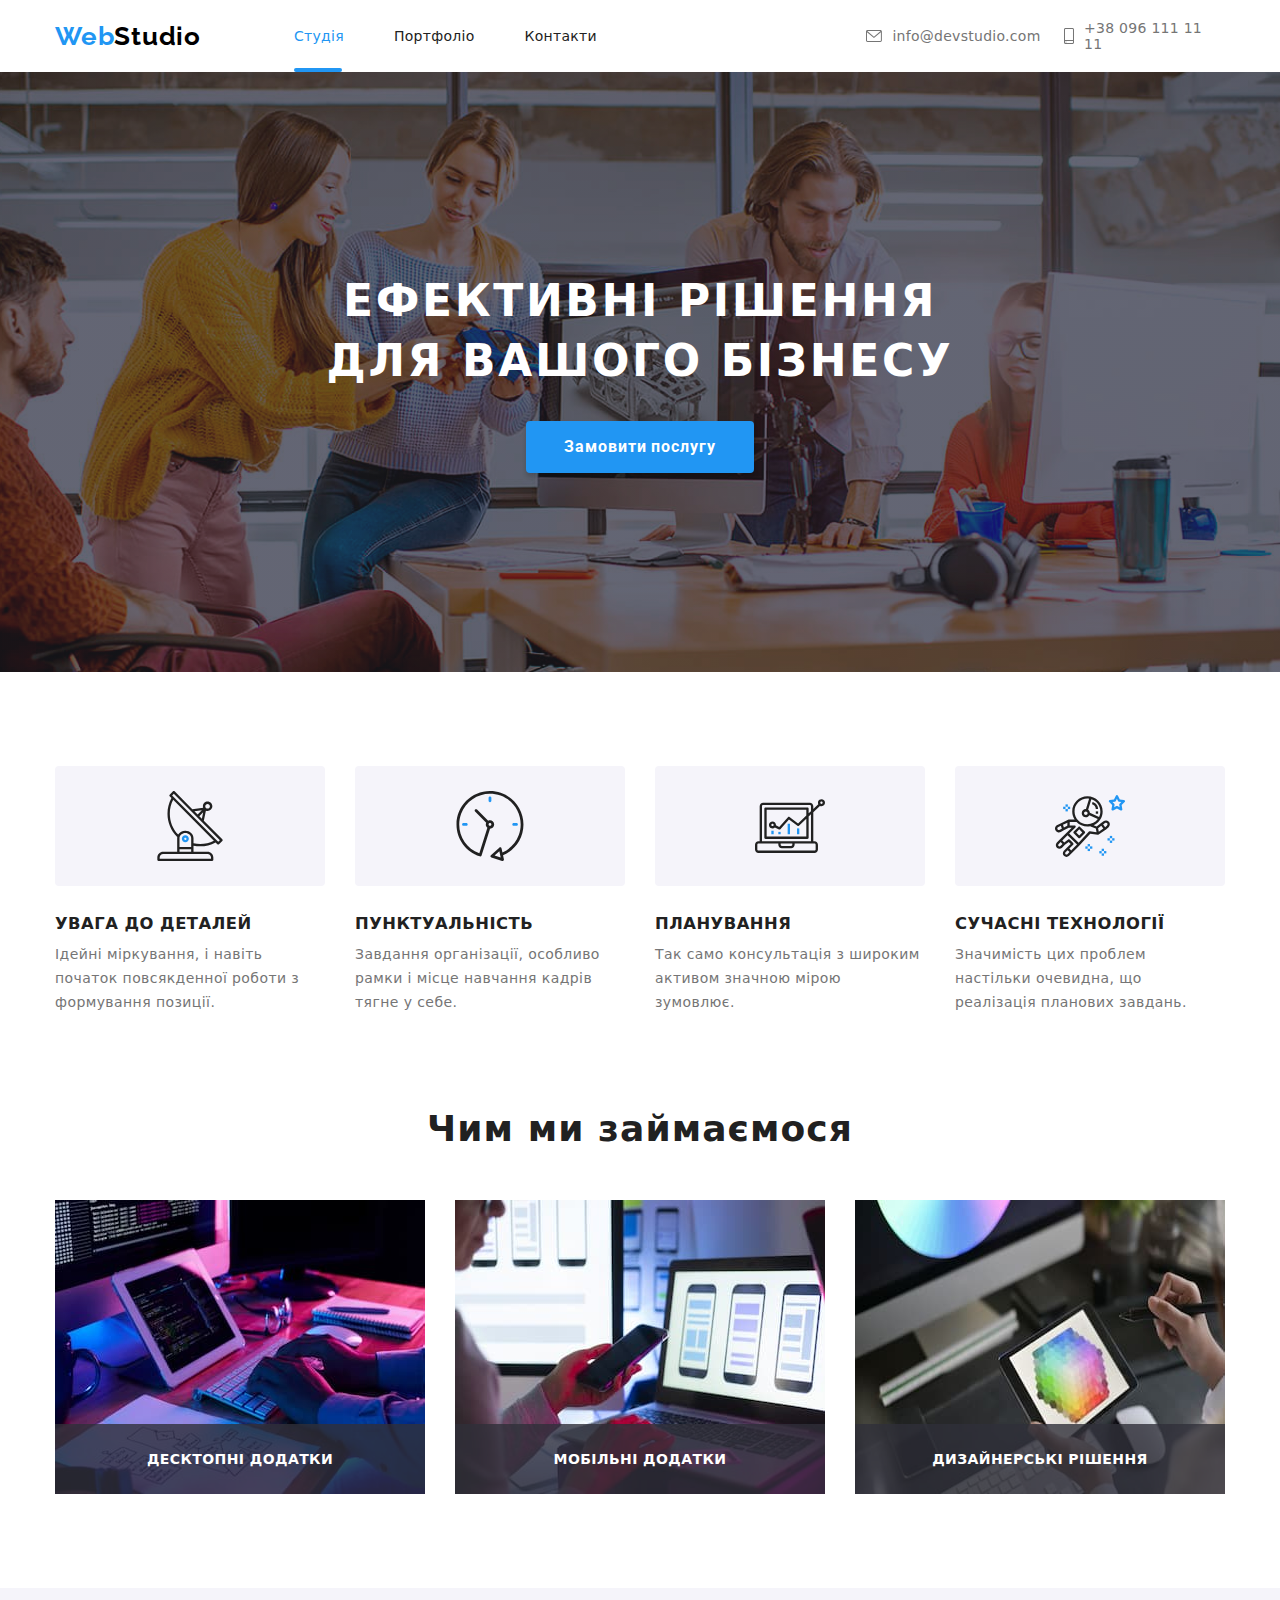
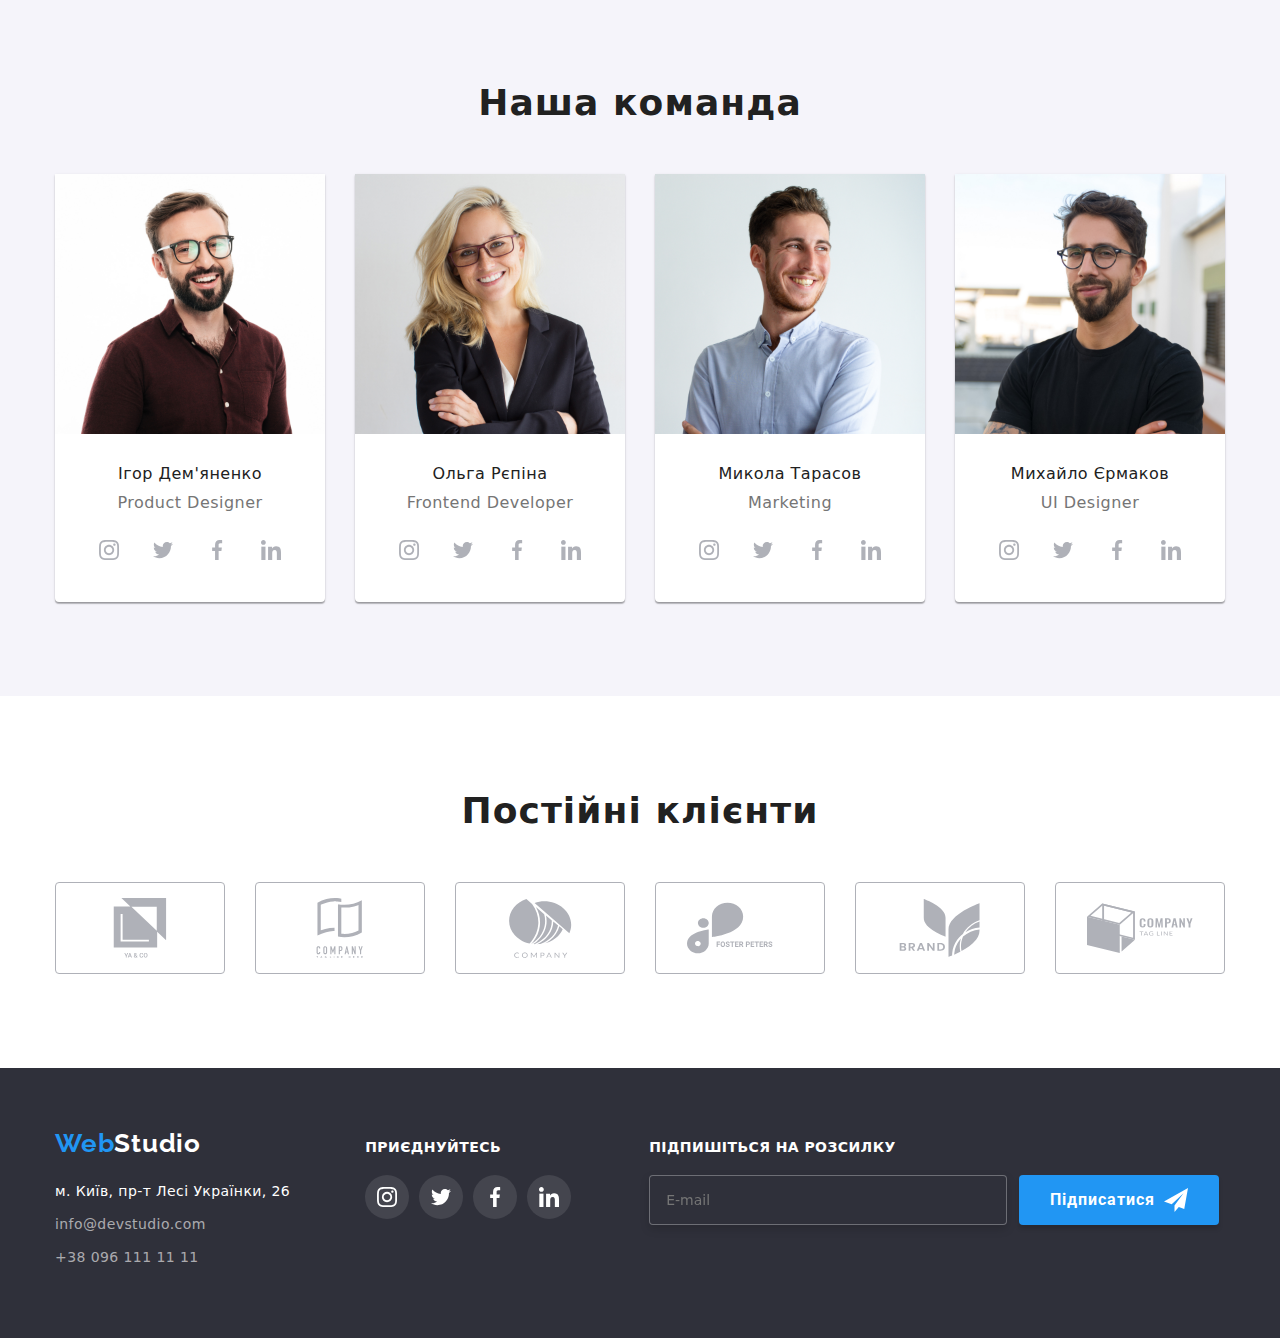
<file: index.html>
<!DOCTYPE html>
<html lang="en">
  <head>
    <meta charset="UTF-8" />
    <meta http-equiv="X-UA-Compatible" content="IE=edge" />
    <meta name="viewport" content="width=device-width, initial-scale=1.0" />
    <title>index</title>
    <link
      href="https://fonts.googleapis.com/css2?family=Roboto:wght@400;500;700;900&display=swap"
      rel="stylesheet"
    />
    <link
      href="https://fonts.googleapis.com/css2?family=Raleway:wght@700&display=swap"
      rel="stylesheet"
    />
    <link rel="stylesheet" href="./css/main.min.css">
  </head>
  <body>
    <header class="header">
      <div class="container header__container">
        <!-- LOGO -->
        <a class="header__logo link" href="./index.html"
          >Web<span class="header__logo--color">Studio</span></a
        >
        <!-- NAV -->
        <nav>
          <ul class="menu">
            <li>
              <a class="menu__link link menu__studio" href="./index.html"
                >Студія</a
              >
            </li>
            <li>
              <a class="menu__link link" href="portfolio.html">Портфоліо</a>
            </li>
            <li>
              <a class="menu__link link" href="#">Контакти</a>
            </li>
          </ul>
        </nav>
        <!-- COTACTS -->
        <ul class="connect">
          <li class="connect__list">
            <a class="connect__contacts link" href="mailto:info@devstudio.com"
              ><svg class="connect--icon" width="16" height="12">
                <use href=".//images/symbol-defs.svg#icon-envelope"></use>
              </svg>info@devstudio.com</a
            >
          </li>
          <li class="connect__list">
            <a class="connect__contacts link" href="”tel:+380961111111”"
              ><svg class="connect--icon" width="10" height="16">
                <use href=".//images/symbol-defs.svg#icon-smartphone"></use>
                </svg>+38 096 111 11 11</a
            >
          </li>
        </ul>
      </div>
    </header>
    <main>
      <!-- ABOUT -->
      <section class="about">
        <div class="container about__container">
          <h1 class="about__text">
            Ефективні рішення для вашого бізнесу
          </h1>
          <button class="about__button" type="button" data-modal-open>
            <span class="about__button--text"
              >Замовити послугу</span
            >
          </button>
        </div>
      </section>
      <!-- SPECIALITIES -->
      <section class="section_priorities section">
        <div class="container">
          <h2 class="visually-hidden">Specialities</h2>
          <ul class="specialities-articles">
            <!-- Peculiarities 1 -->
            <li>
              <div class="specialities-articles-icon">
                <svg width="70" height="70">
                  <use href=".//images/symbol-defs.svg#icon-antenna"></use>
                </svg>
              </div>
              <h3 class="specialities-articles-after">УВАГА ДО ДЕТАЛЕЙ</h3>
              <p class="specialities-articles-tittle">
                Ідейні міркування, і навіть початок повсякденної роботи з
                формування позиції.
              </p>
            </li>
            <!-- Peculiarities 2 -->
            <li> 
              <div class="specialities-articles-icon">
                <svg width="70" height="70">
                  <use href=".//images/symbol-defs.svg#icon-clock"></use>
                </svg>
              </div>
              <h3 class="specialities-articles-after">ПУНКТУАЛЬНІСТЬ</h3>
              <p class="specialities-articles-tittle">
                Завдання організації, особливо рамки і місце навчання кадрів тягне
                у себе.
              </p>
            </li>
            <!-- Peculiarities 3 -->
            <li> 
              <div class="specialities-articles-icon">
                <svg width="70" height="70">
                  <use href=".//images/symbol-defs.svg#icon-diagram"></use>
                </svg>
              </div>
              <h3 class="specialities-articles-after">ПЛАНУВАННЯ</h3>
              <p class="specialities-articles-tittle">
                Так само консультація з широким активом значною мірою зумовлює.
              </p>
            </li>
            <!-- Peculiarities 4 -->
            <li> 
              <div class="specialities-articles-icon">
                <svg width="70" height="70">
                  <use href=".//images/symbol-defs.svg#icon-astronaut"></use>
                </svg>
              </div>
              <h3 class="specialities-articles-after">СУЧАСНІ ТЕХНОЛОГІЇ</h3>
              <p class="specialities-articles-tittle">
                Значимість цих проблем настільки очевидна, що реалізація планових
                завдань.
              </p>
            </li>
          </ul>
        </div>
      </section>
      <!-- PICTURE -->
        <section class="section">
          <div class="container">
              <p class="picture-text">Чим ми займаємося</p>
              <ul class="picture-list">
                <li class="picture-list-item">
                  <img
                    src="./images/picture1.jpg"
                    alt="photo"
                    width="370"
                  />
                  <div class="picture-list-cont">
                    <p class="picture-list-tittle">
                      Десктопні додатки
                    </p>
                  </div>
                </li>
                <li class="picture-list-item">
                  <img src="./images/picture2.jpg" alt="photo" width="370" />
                  <div class="picture-list-cont">
                    <p class="picture-list-tittle">
                      Мобільні додатки
                    </p>
                  </div>
                </li>
                <li class="picture-list-item">
                  <img src="./images/picture3.jpg" alt="photo" width="370" />
                  <div class="picture-list-cont">
                    <p class="picture-list-tittle">
                      Дизайнерські рішення
                    </p>
                  </div>
                </li>
              </ul>
          </div>
      </section>
      <!-- OUR TEAM -->
      <section class="container-team section">
       <div class="container">
          <h2 class="team-text">Наша команда</h2>
          <ul class="team-list">
            <!-- PHOTO 1 -->
            <li class="team-list-item">
              <img src="./images/img-3.jpg" alt="photo 3" width="270" />
              <div class="team-list-link">
                <h3 class="team-list-after">Ігор Дем'яненко</h3>
                <p class="team-list-tittle">Product Designer</p>
                <ul class="social-networks list">
                  <li class="social-networks-list">
                    <a href="" class="social-networks-item link">
                      <svg class="social-networks-icon width="20" height="20">
                        <use href=".//images/symbol-defs.svg#icon-instagram"></use>
                      </svg>
                    </a>
                  </li>
                  <li class="social-networks-list">
                    <a href="" class="social-networks-item link">
                      <svg class="social-networks-icon width="20" height="20">
                        <use href=".//images/symbol-defs.svg#icon-twitter" ></use>
                      </svg>
                    </a>
                  </li>
                  <li class="social-networks-list">
                    <a href="" class="social-networks-item link">
                      <svg class="social-networks-icon width="20" height="20"">
                        <use href=".//images/symbol-defs.svg#icon-facebook" ></use>
                      </svg>
                    </a>
                  </li>
                  <li class="social-networks-list">
                    <a href="" class="social-networks-item link">
                      <svg class="social-networks-icon width="20" height="20"">
                        <use href=".//images/symbol-defs.svg#icon-linkedin" ></use>
                      </svg>
                    </a>
                  </li>
                </ul>
              </div>
            </li>
            <!-- PHOTO 2 -->
            <li class="team-list-item">
              <img src="./images/img-2.jpg" alt="photo 2" width="270" />
             <div class="team-list-link">
                <h3 class="team-list-after">Ольга Рєпіна</h3>
                <p class="team-list-tittle">Frontend Developer</p>
                <ul class="social-networks list">
                  <li class="social-networks-list">
                    <a href="" class="social-networks-item link">
                      <svg class="social-networks-icon width="20" height="20">
                        <use href=".//images/symbol-defs.svg#icon-instagram"></use>
                      </svg>
                    </a>
                  </li>
                  <li class="social-networks-list">
                    <a href="" class="social-networks-item link">
                      <svg class="social-networks-icon width="20" height="20">
                        <use href=".//images/symbol-defs.svg#icon-twitter" ></use>
                      </svg>
                    </a>
                  </li>
                  <li class="social-networks-list">
                    <a href="" class="social-networks-item link">
                      <svg class="social-networks-icon width="20" height="20"">
                        <use href=".//images/symbol-defs.svg#icon-facebook" ></use>
                      </svg>
                    </a>
                  </li>
                  <li class="social-networks-list">
                    <a href="" class="social-networks-item link">
                      <svg class="social-networks-icon width="20" height="20"">
                        <use href=".//images/symbol-defs.svg#icon-linkedin" ></use>
                      </svg>
                    </a>
                  </li>
                </ul>
             </div>
            </li>
            <!-- PHOTO 3 -->
            <li class="team-list-item">
              <img src="./images/img-1.jpg" alt="photo 1" width="270" />
              <div class="team-list-link">
                <h3 class="team-list-after">Микола Тарасов</h3>
                <p class="team-list-tittle">Marketing</p>
                <ul class="social-networks list">
                  <li class="social-networks-list">
                    <a href="" class="social-networks-item link">
                      <svg class="social-networks-icon width="20" height="20">
                        <use href=".//images/symbol-defs.svg#icon-instagram"></use>
                      </svg>
                    </a>
                  </li>
                  <li class="social-networks-list">
                    <a href="" class="social-networks-item link">
                      <svg class="social-networks-icon width="20" height="20">
                        <use href=".//images/symbol-defs.svg#icon-twitter" ></use>
                      </svg>
                    </a>
                  </li>
                  <li class="social-networks-list">
                    <a href="" class="social-networks-item link">
                      <svg class="social-networks-icon width="20" height="20"">
                        <use href=".//images/symbol-defs.svg#icon-facebook" ></use>
                      </svg>
                    </a>
                  </li>
                  <li class="social-networks-list">
                    <a href="" class="social-networks-item link">
                      <svg class="social-networks-icon width="20" height="20"">
                        <use href=".//images/symbol-defs.svg#icon-linkedin" ></use>
                      </svg>
                    </a>
                  </li>
                </ul>
              </div>
            </li>
            <!-- PHOTO 4 -->
            <li class="team-list-item">
              <img src="./images/img.jpg" alt="photo" width="270" />
              <div class="team-list-link">
                <h3 class="team-list-after">Михайло Єрмаков</h3>
                <p class="team-list-tittle">UI Designer</p>
                <ul class="social-networks list">
                  <li class="social-networks-list">
                    <a href="" class="social-networks-item link">
                      <svg class="social-networks-icon width="20" height="20">
                        <use href=".//images/symbol-defs.svg#icon-instagram"></use>
                      </svg>
                    </a>
                  </li>
                  <li class="social-networks-list">
                    <a href="" class="social-networks-item link">
                      <svg class="social-networks-icon width="20" height="20">
                        <use href=".//images/symbol-defs.svg#icon-twitter" ></use>
                      </svg>
                    </a>
                  </li>
                  <li class="social-networks-list">
                    <a href="" class="social-networks-item link">
                      <svg class="social-networks-icon width="20" height="20"">
                        <use href=".//images/symbol-defs.svg#icon-facebook" ></use>
                      </svg>
                    </a>
                  </li>
                  <li class="social-networks-list">
                    <a href="" class="social-networks-item link">
                      <svg class="social-networks-icon width="20" height="20"">
                        <use href=".//images/symbol-defs.svg#icon-linkedin" ></use>
                      </svg>
                    </a>
                  </li>
                </ul>
              </div>
            </li>
          </ul>
       </div>
      </section>
      <!-- REGULAR -->
      <section class="regular section">
        <div class="container">
          <h2 class="regular-tittle">Постійні клієнти</h2>
          <ul class="regular-list list">
            <li class="regular-item">
              <a href="" class="regular-link link">
                <svg class="regular-icon" width="106" height="60">
                  <use href=".//images/symbol-defs.svg#icon-client1"></use>
                </svg>
              </a>
            </li>
            <li class="regular-item">
              <a href="" class="regular-link link">
                <svg class="regular-icon" width="106" height="60">
                  <use href=".//images/symbol-defs.svg#icon-client2"></use>
                </svg>
              </a>
            </li>
            <li class="regular-item">
              <a href="" class="regular-link link">
                <svg class="regular-icon" width="106" height="60">
                  <use href=".//images/symbol-defs.svg#icon-client3"></use>
                </svg>
              </a>
            </li>
            <li class="regular-item">
              <a href="" class="regular-link link">
                <svg class="regular-icon" width="106" height="60">
                  <use href=".//images/symbol-defs.svg#icon-client4"></use>
                </svg>
              </a>
            </li>
            <li class="regular-item">
              <a href="" class="regular-link link">
                <svg class="regular-icon" width="106" height="60">
                  <use href=".//images/symbol-defs.svg#icon-client5"></use>
                </svg>
              </a>
            </li>
            <li class="regular-item">
              <a href="" class="regular-link link">
                <svg class="regular-icon" width="106" height="60">
                  <use href=".//images/symbol-defs.svg#icon-client6"></use>
                </svg>
              </a>
            </li>
          </ul>
        </div>
      </section>
    </main>
    <footer class="footer">
      <div class="container footer-block">
        <div class="footer-section">
          <!-- LOGO -->
          <a class="footer-logo link" href="./index.html"
            >Web<span class="footer-logo-text">Studio</span></a
          >
          <!-- ADDRESS -->
          <address class="footer-container">
            <ul>
              <!-- ADDRESS -->
              <li class="footer-container__list">
                <a
                  class="footer-container__address link"
                  href="https://goo.gl/maps/Zk8T9hZtrdQvCRy3A"
                  ="_blank"
                  rel="noopener noreferrer"
                  >м. Київ, пр-т Лесі Українки, 26</a
                >
              </li>
              <!-- MAIL -->
              <li class="footer-container__list">
                <a class="footer-container__contacts link" href="mailto:info@devstudio.com"
                  >info@devstudio.com</a
                >
              </li>
              <!-- TEL -->
              <li class="footer-container__list">
                <a class="footer-container__contacts link" href="tel:+380961111111"
                  >+38 096 111 11 11</a
                >
              </li>
            </ul>
          </address>
        </div>
        <!-- SOCIAL -->
        <div class="social">
          <div class="container">
            <p class="social-tittle">приєднуйтесь</p>
            <ul class="social-list list">
              <li class="social-list__item">
                <a href="" class="social-list__link link">
                  <svg class="social-list__icon" width="20" height="20">
                    <use href=".//images/symbol-defs.svg#icon-instagram"></use>
                  </svg>
                </a>
              </li>
              <li class="social-list__item">
                <a href="" class="social-list__link link">
                  <svg class="social-list__icon" width="20" height="20">
                    <use href=".//images/symbol-defs.svg#icon-twitter"></use>
                  </svg>
                </a>
              </li>
              <li class="social-list__item">
                <a href="" class="social-list__link link">
                  <svg class="social-list__icon" width="20" height="20">
                    <use href=".//images/symbol-defs.svg#icon-facebook"></use>
                  </svg>
                </a>
              </li>
              <li class="social-list__item">
                <a href="" class="social-list__link link">
                  <svg class="social-list__icon" width="20" height="20">
                    <use href=".//images/symbol-defs.svg#icon-linkedin"></use>
                  </svg>
                </a>
              </li>
            </ul>
          </div>
      </div>
      <!-- INPUT -->
      <div class="input">
        <p class="input-tittle">Підпишіться на розсилку</p>
        <div class="input-container">
          <input name="E-mail" placeholder="E-mail" class="input-container__mail" type="email">
          <button class="input-button" type="button">Підписатися
  <svg width="24" height="24">
    <use href=".//images/icons.svg#icon-send"></use>
  </svg>
  </button>
        </div>
      </div>
    </footer>
    <!-- MODAL WINDOW -->
    <div class="backdrop is-hidden" data-modal>
      <div class="modal">
        <button type="button" class="modal-close" data-modal-close>
          <svg width="17" height="17">
            <use href=".//images/icons.svg#icon-close"></use>
          </svg>
        </button>
        <p class="modal-tittle">Залиште свої дані, ми вам передзвонимо</p>
        <form class="modal-forms" name="inputs">
          <label class="modal-forms-label" for="username">
            Ім'я
            <div class="input-container-modal">
              <input class="input-cont" id="username" type="text" name="name">
              <svg class="icon-modal" width="18" height="18">
                <use href=".//images/icons.svg#icon-person-black"></use>
              </svg>
            </div>
          </label>
          <label class="modal-forms-label" for="tel">
            Телефон
            <div class="input-container-modal">
              <input class="input-cont" id="tel" type="tel" name="tel">
              <svg class="icon-modal" width="18" height="18">
                <use href=".//images/icons.svg#icon-phone-black"></use>
              </svg>
            </div>
          </label>
          <label class="modal-forms-label" for="email">
            Пошта
            <div class="input-container-modal">
              <input class="input-cont" id="email" type="email" name="email">
              <svg class="icon-modal" width="18" height="18">
                <use href=".//images/icons.svg#icon-email-black"></use>
              </svg>
            </div>
          </label>
          <label class="modal-forms-label" for="comends">
            Коментар
            <textarea class="input-textarea" name="comends" placeholder="Введіть текст" id="comends" cols="10" rows="10"></textarea>
          </label>
        </form>
        <label class="input-label-check">
          <input class="input-check visually-hidden" type="checkbox">
          <svg class="checkbox-icon" width="16" height="15">
            <use class="checkbox-icon_uncheck" href=".//images/icons.svg#icon-checkbox"></use>
            <use class="checkbox-icon_check" href=".//images/icons.svg#icon-icon-check"></use>
          </svg>
          
          Погоджуюся з розсилкою та приймаю <a class="input-text" href="">Умови договору</a>
        </label>
        <button class="modal-button" type="submit">Відправити</button>
      </div>
    </div>
    <script src="./js/modal.js"></script>
  </body>
</html>
</file>
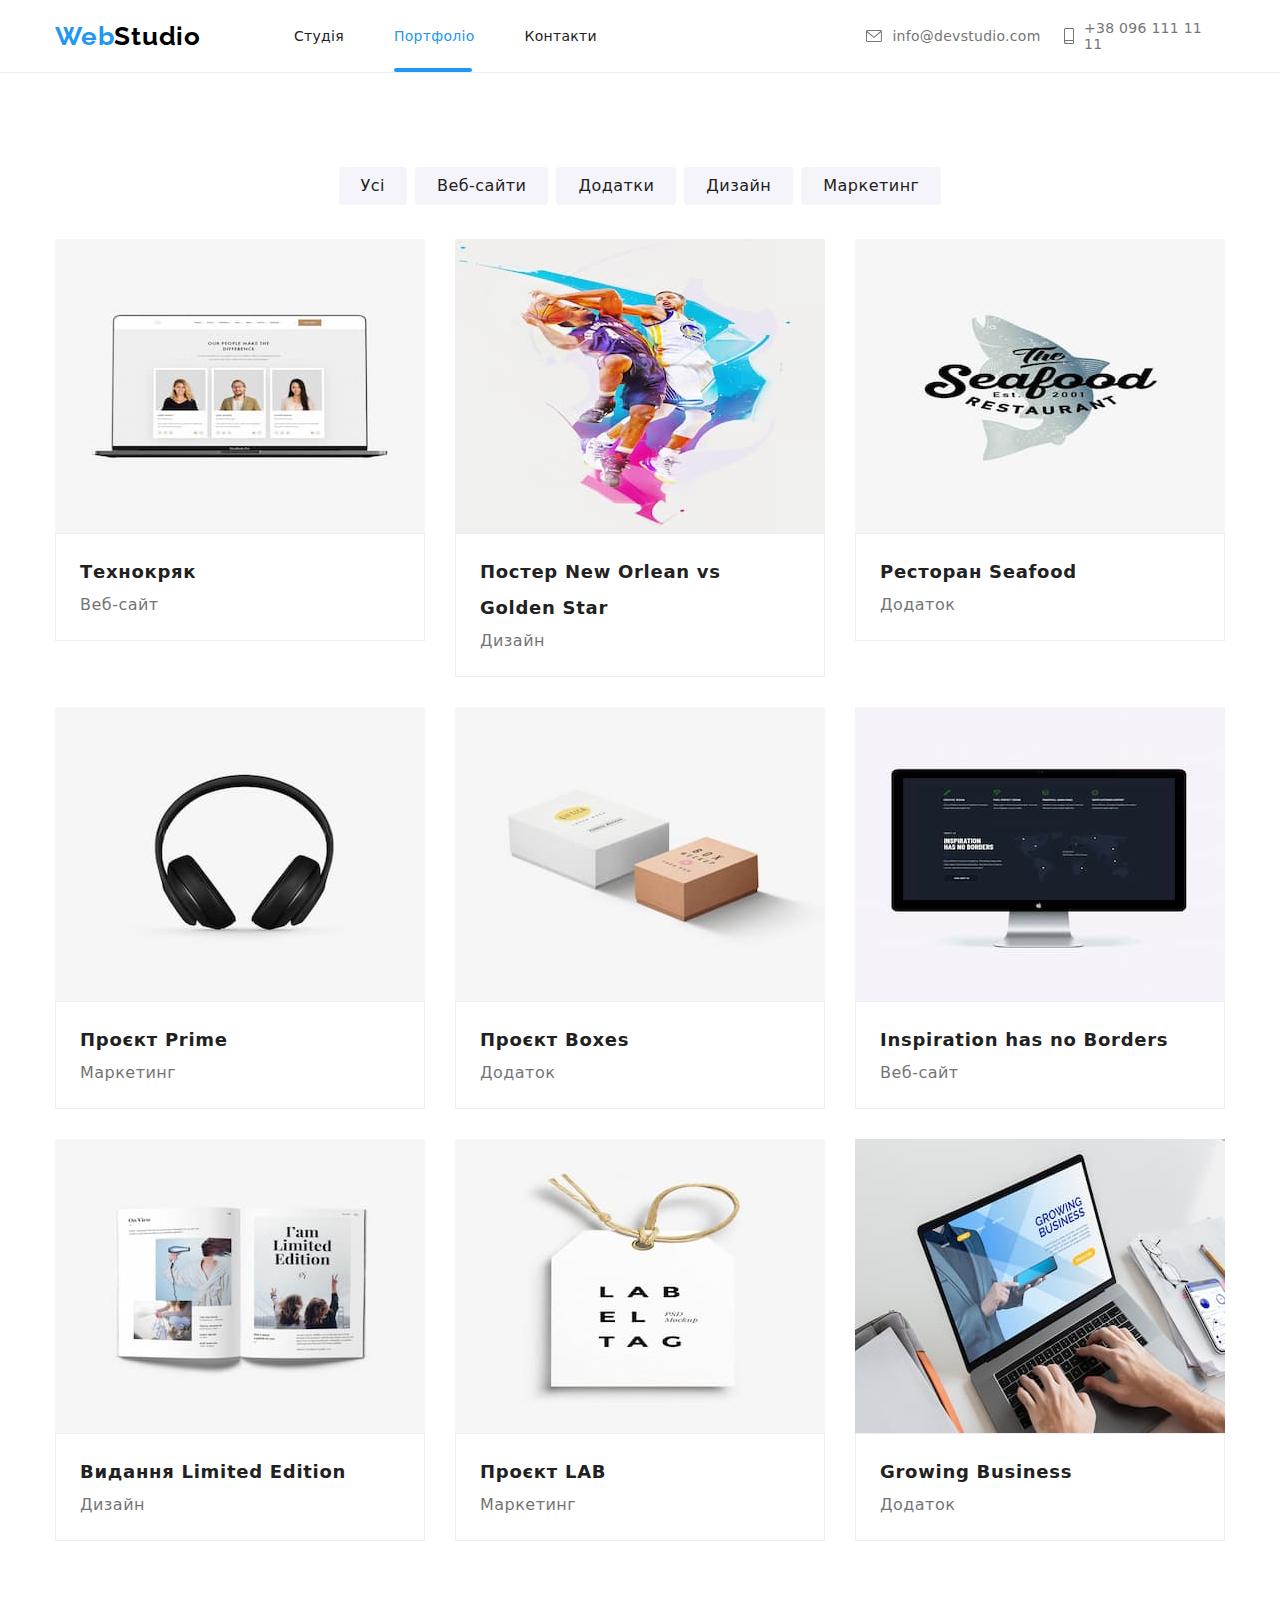
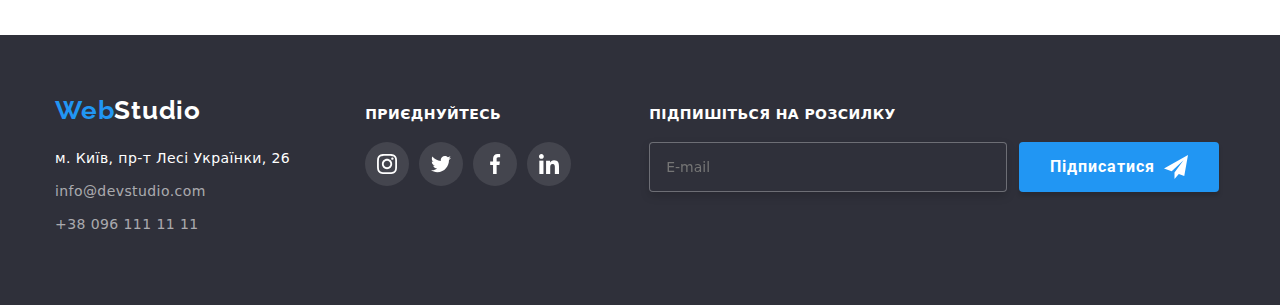
<file: portfolio.html>
<!DOCTYPE html>
<html lang="en">
  <head>
    <meta charset="UTF-8" />
    <meta http-equiv="X-UA-Compatible" content="IE=edge" />
    <meta name="viewport" content="width=device-width, initial-scale=1.0" />
    <title>Portfolio</title>
    <link
      href="https://fonts.googleapis.com/css2?family=Roboto:wght@400;500;700;900&display=swap"
      rel="stylesheet"
    />
    <link
      href="https://fonts.googleapis.com/css2?family=Raleway:wght@700&display=swap"
      rel="stylesheet"
    />
    <link rel="stylesheet" href="./css/main.min.css">
  </head>
  <body>
    <header class="header header-port">
      <div class="container header__container">
        <!-- LOGO -->
        <a class="header__logo link" href="./index.html"
          >Web<span class="header__logo--color">Studio</span></a
        >
        <!-- NAV -->
        <nav>
          <ul class="menu">
            <li>
              <a class="menu__link  link" href="./index.html"
                >Студія</a
              >
            </li>
            <li>
              <a class="menu__link header-studio-port link" href="portfolio.html">Портфоліо</a>
            </li>
            <li>
              <a class="menu__link link" href="#">Контакти</a>
            </li>
          </ul>
        </nav>
        <!-- COTACTS -->
        <ul class="connect">
          <li class="connect__list">
            <a class="connect__contacts link" href="mailto:info@devstudio.com"
              ><svg class="connect--icon" width="16" height="12">
                <use href=".//images/symbol-defs.svg#icon-envelope"></use>
              </svg>info@devstudio.com</a
            >
          </li>
          <li class="connect__list">
            <a class="connect__contacts link" href="”tel:+380961111111”"
              ><svg class="connect--icon" width="10" height="16">
                <use href=".//images/symbol-defs.svg#icon-smartphone"></use>
                </svg>+38 096 111 11 11</a
            >
          </li>
        </ul>
      </div>
    </header>
    <main>
      <div class="container">
        <h1 class="visually-hidden">Cards</h1>
        <!-- filters button -->
        <ul class="filters">
          <li class="filters-button">
            <button
              class="filters-button-text"
              type="button"
            >
              Усі
            </button>
          </li>
          <li class="filters-button">
            <button
              class="filters-button-text"
              type="button"
            >
              Веб-сайти
            </button>
          </li>
          <li class="filters-button">
            <button
              class="filters-button-text"
              type="button"
            >
              Додатки
            </button>
          </li>
          <li class="filters-button">
            <button
              class="filters-button-text"
              type="button"
            >
              Дизайн
            </button>
          </li>
          <li class="filters-button">
            <button
              class="filters-button-text"
              type="button"
            >
              Маркетинг
            </button>
          </li>
        </ul>
        <!-- project cards -->
        <ul class="project-cards list">
          <!-- project 1 -->
          <li class="project-list">
            <a class="project-item link" href="">
              <div class="project-anim">
                <img
                  src=".//images/project1.jpg"
                  width="370"
                  height="294"
                  alt="project 1"
                />
                <p class="project-top-text">
                  Ресурс пропонує комплексні пропозиції з різним рівнем
                  функціоналу та сервісів. Все це дозволить відвідувачу отримати
                  вичерпні відомості про компанію чи приватну особу.
                </p>
              </div>
              <div class="card-flex">
                <h3 class="project-after">Технокряк</h3>
                <p class="project-tittle">Веб-сайт</p>
              </div>
            </a>
          </li>
          <!-- project 2 -->
          <li class="project-list">
            <a class="project-item link" href="">
              <div class="project-anim">
                <img
                  src=".//images/project2.jpg"
                  width="370"
                  height="294"
                  alt="project 2"
                />
                <p class="project-top-text">
                  Ресурс пропонує комплексні пропозиції з різним рівнем
                  функціоналу та сервісів. Все це дозволить відвідувачу отримати
                  вичерпні відомості про компанію чи приватну особу.
                </p>
              </div>
              <div class="card-flex">
                <h3 class="project-after">Постер New Orlean vs Golden Star</h3>
                <p class="project-tittle">Дизайн</p>
              </div>
            </a>
          </li>
          <!-- project 3 -->
          <li class="project-list">
            <a class="project-item link" href="">
              <div class="project-anim">
                <img
                  src=".//images/project3.jpg"
                  width="370"
                  height="294"
                  alt="project 3"
                />
                <p class="project-top-text">
                  Ресурс пропонує комплексні пропозиції з різним рівнем
                  функціоналу та сервісів. Все це дозволить відвідувачу отримати
                  вичерпні відомості про компанію чи приватну особу.
                </p>
              </div>
              <div class="card-flex">
                <h3 class="project-after">Ресторан Seafood</h3>
                <p class="project-tittle">Додаток</p>
              </div>
            </a>
          </li>
          <!-- project 4 -->
          <li class="project-list">
            <a class="project-item link" href="">
              <div class="project-anim">
                <img
                  src=".//images/project4.jpg"
                  width="370"
                  height="294"
                  alt="project 4"
                />
                <p class="project-top-text">
                  Ресурс пропонує комплексні пропозиції з різним рівнем
                  функціоналу та сервісів. Все це дозволить відвідувачу отримати
                  вичерпні відомості про компанію чи приватну особу.
                </p>
              </div>
              <div class="card-flex">
                <h3 class="project-after">Проєкт Prime</h3>
                <p class="project-tittle">Маркетинг</p>
              </div>
            </a>
          </li>
          <!-- project 5 -->
          <li class="project-list">
            <a class="project-item link" href="">
              <div class="project-anim">
                <img
                  src=".//images/project5.jpg"
                  width="370"
                  height="294"
                  alt="project 5"
                />
                <p class="project-top-text">
                  Ресурс пропонує комплексні пропозиції з різним рівнем
                  функціоналу та сервісів. Все це дозволить відвідувачу отримати
                  вичерпні відомості про компанію чи приватну особу.
                </p>
              </div>
              <div class="card-flex">
                <h3 class="project-after">Проєкт Boxes</h3>
                <p class="project-tittle">Додаток</p>
              </div>
            </a>
          </li>
          <!-- project 6 -->
          <li class="project-list">
            <a class="project-item link" href="">
              <div class="project-anim">
                <img
                  src=".//images/project6.jpg"
                  width="370"
                  height="294"
                  alt="project 6"
                />
                <p class="project-top-text">
                  Ресурс пропонує комплексні пропозиції з різним рівнем
                  функціоналу та сервісів. Все це дозволить відвідувачу отримати
                  вичерпні відомості про компанію чи приватну особу.
                </p>
              </div>
              <div class="card-flex">
                <h3 class="project-after">Inspiration has no Borders</h3>
                <p class="project-tittle">Веб-сайт</p>
              </div>
            </a>
          </li>
          <!-- project 7 -->
          <li class="project-list">
            <a class="project-item link" href="">
              <div class="project-anim">
                <img
                  src=".//images/project7.jpg"
                  width="370"
                  height="294"
                  alt="project 7"
                />
                <p class="project-top-text">
                  Ресурс пропонує комплексні пропозиції з різним рівнем
                  функціоналу та сервісів. Все це дозволить відвідувачу отримати
                  вичерпні відомості про компанію чи приватну особу.
                </p>
              </div>
              <div class="card-flex">
                <h3 class="project-after">Видання Limited Edition</h3>
                <p class="project-tittle">Дизайн</p>
              </div>
            </a>
          </li>
          <!-- project 8 -->
          <li class="project-list">
            <a class="project-item link" href="">
              <div class="project-anim">
                <img
                  src=".//images/project8.jpg"
                  width="370"
                  height="294"
                  alt="project 8"
                />
                <p class="project-top-text">
                  Ресурс пропонує комплексні пропозиції з різним рівнем
                  функціоналу та сервісів. Все це дозволить відвідувачу отримати
                  вичерпні відомості про компанію чи приватну особу.
                </p>
              </div>
              <div class="card-flex">
                <h3 class="project-after">Проєкт LAB</h3>
                <p class="project-tittle">Маркетинг</p>
              </div>
            </a>
          </li>
          <!-- project 9 -->
          <li class="project-list">
            <a class="project-item link" href="">
              <div class="project-anim">
                <img
                  src=".//images/project9.jpg"
                  width="370"
                  height="294"
                  alt="project 8"
                />
                <p class="project-top-text">
                  Ресурс пропонує комплексні пропозиції з різним рівнем
                  функціоналу та сервісів. Все це дозволить відвідувачу отримати
                  вичерпні відомості про компанію чи приватну особу.
                </p>
              </div>
              <div class="card-flex">
                <h3 class="project-after">Growing Business</h3>
                <p class="project-tittle">Додаток</p>
              </div>
            </a>
          </li>
        </ul>
      </div>
    </main>
     <footer class="footer">
      <div class="container footer-block">
        <div class="footer-section">
          <!-- LOGO -->
          <a class="footer-logo link" href="./index.html"
            >Web<span class="footer-logo-text">Studio</span></a
          >
          <!-- ADDRESS -->
          <address class="footer-container">
            <ul>
              <!-- ADDRESS -->
              <li class="footer-container__list">
                <a
                  class="footer-container__address link"
                  href="https://goo.gl/maps/Zk8T9hZtrdQvCRy3A"
                  ="_blank"
                  rel="noopener noreferrer"
                  >м. Київ, пр-т Лесі Українки, 26</a
                >
              </li>
              <!-- MAIL -->
              <li class="footer-container__list">
                <a class="footer-container__contacts link" href="mailto:info@devstudio.com"
                  >info@devstudio.com</a
                >
              </li>
              <!-- TEL -->
              <li class="footer-container__list">
                <a class="footer-container__contacts link" href="tel:+380961111111"
                  >+38 096 111 11 11</a
                >
              </li>
            </ul>
          </address>
        </div>
        <!-- SOCIAL -->
        <div class="social">
          <div class="container">
            <p class="social-tittle">приєднуйтесь</p>
            <ul class="social-list list">
              <li class="social-list__item">
                <a href="" class="social-list__link link">
                  <svg class="social-list__icon" width="20" height="20">
                    <use href=".//images/symbol-defs.svg#icon-instagram"></use>
                  </svg>
                </a>
              </li>
              <li class="social-list__item">
                <a href="" class="social-list__link link">
                  <svg class="social-list__icon" width="20" height="20">
                    <use href=".//images/symbol-defs.svg#icon-twitter"></use>
                  </svg>
                </a>
              </li>
              <li class="social-list__item">
                <a href="" class="social-list__link link">
                  <svg class="social-list__icon" width="20" height="20">
                    <use href=".//images/symbol-defs.svg#icon-facebook"></use>
                  </svg>
                </a>
              </li>
              <li class="social-list__item">
                <a href="" class="social-list__link link">
                  <svg class="social-list__icon" width="20" height="20">
                    <use href=".//images/symbol-defs.svg#icon-linkedin"></use>
                  </svg>
                </a>
              </li>
            </ul>
          </div>
      </div>
      <!-- INPUT -->
      <div class="input">
        <p class="input-tittle">Підпишіться на розсилку</p>
        <div class="input-container">
          <input name="E-mail" placeholder="E-mail" class="input-container__mail" type="email">
          <button class="input-button" type="button">Підписатися
  <svg width="24" height="24">
    <use href=".//images/icons.svg#icon-send"></use>
  </svg>
  </button>
        </div>
      </div>
    </footer>
  </body>
</html>
</file>
<file: css/main.min.css>
p,h1,h2,h3,h4,h5,h6{margin:0}ul,ol{margin:0;padding-left:0}li{list-style:none}button{cursor:pointer;outline:rgba(0,0,0,0)}address{font-style:normal}img{display:block}body{overflow-x:hidden;box-sizing:border-box;margin:0;padding:0;font-family:"Roboto";font-style:normal;background-color:var(--white);font-size:14px;letter-spacing:.03em;color:var(--mosty-black)}textarea{resize:none}.link{text-decoration:none}/*! modern-normalize v1.1.0 | MIT License | https://github.com/sindresorhus/modern-normalize */*,::before,::after{box-sizing:border-box}html{line-height:1.15;-webkit-text-size-adjust:100%;-moz-tab-size:4;tab-size:4}body{margin:0;font-family:system-ui,-apple-system,"Segoe UI",Roboto,Helvetica,Arial,sans-serif,"Apple Color Emoji","Segoe UI Emoji"}hr{height:0;color:inherit}abbr[title]{text-decoration:underline dotted}b,strong{font-weight:bolder}code,kbd,samp,pre{font-family:ui-monospace,SFMono-Regular,Consolas,"Liberation Mono",Menlo,monospace;font-size:1em}small{font-size:80%}sub,sup{font-size:75%;line-height:0;position:relative;vertical-align:baseline}sub{bottom:-0.25em}sup{top:-0.5em}table{text-indent:0;border-color:inherit}button,input,optgroup,select,textarea{font-family:inherit;font-size:100%;line-height:1.15;margin:0}button,select{text-transform:none}button,[type=button],[type=reset],[type=submit]{-webkit-appearance:button}::-moz-focus-inner{border-style:none;padding:0}:-moz-focusring{outline:1px dotted ButtonText}:-moz-ui-invalid{box-shadow:none}legend{padding:0}progress{vertical-align:baseline}::-webkit-inner-spin-button,::-webkit-outer-spin-button{height:auto}[type=search]{-webkit-appearance:textfield;outline-offset:-2px}::-webkit-search-decoration{-webkit-appearance:none}::-webkit-file-upload-button{-webkit-appearance:button;font:inherit}summary{display:list-item}.visually-hidden{position:absolute;width:1px;height:1px;margin:-1px;border:0;padding:0;white-space:nowrap;clip-path:inset(100%);clip:rect(0 0 0 0);overflow:hidden}.is-hidden{opacity:0;pointer-events:none;visibility:hidden}:root{--white: #ffffff;--mostly-black: #000000;--dark-gray: #757575;--very-dark-gray: #212121;--vivid-blue: #2196f3;--very-dark-grayish-blue: #2f303a;--vivid-blue-button: #188ce8;--light-grayish-blue: #f5f4fa;--light-gray: #c4c4c4;--grayish-blue: #afb1b8;--very-light-gray: #ececec;--very-light-gray-two: #eeeeee;--transition-animation: 250ms cubic-bezier(0.4, 0, 0.2, 1)}.container{width:1200px;padding-left:15px;padding-right:15px;margin:0 auto}.about__button{background:var(--vivid-blue);box-shadow:0px 4px 4px rgba(0,0,0,.15);border-radius:4px;border:0px}.about__button:active{background:var(--vivid-blue-button);box-shadow:0px 4px 4px rgba(0,0,0,.15);border-radius:4px}.about__button--text{display:flex;justify-content:center;height:50px;width:216px;font-family:"Roboto";font-weight:700;font-size:16px;line-height:30px;display:flex;align-items:center;text-align:center;letter-spacing:.06em;color:var(--white)}.input-button{width:200px;height:50px;background:var(--vivid-blue);box-shadow:0px 4px 4px rgba(0,0,0,.15);border-radius:4px;font-family:"Roboto";font-style:normal;font-weight:700;font-size:16px;line-height:30px;display:flex;align-items:center;justify-content:center;text-align:center;letter-spacing:.06em;color:var(--white);gap:10px;border:0}.modal-button{width:200px;height:50px;background:var(--vivid-blue);box-shadow:0px 4px 4px rgba(0,0,0,.15);border-radius:4px;border:0;font-weight:700;font-size:16px;line-height:30px;display:flex;justify-content:center;align-items:center;letter-spacing:.06em;color:var(--white);margin:0 auto;transition:background-color 250ms cubic-bezier(0.4, 0, 0.2, 1)}.modal-button:hover{background:var(--vivid-blue-button);box-shadow:0px 4px 4px rgba(0,0,0,.15);border-radius:4px}.backdrop{width:100%;height:100%;position:fixed;top:0;transition:opacity var(--transition-animation),visibility var(--transition-animation);background-color:rgba(0,0,0,.2)}.modal{position:fixed;width:528px;min-height:581px;background-color:var(--white);border-radius:4px;box-shadow:0px 1px 3px rgba(0,0,0,.12),0px 1px 1px rgba(0,0,0,.14),0px 2px 1px rgba(0,0,0,.2);top:50%;left:50%;transform:translate(-50%, -50%);padding:40px}.modal-close{width:30px;height:30px;border:1px solid rgba(0,0,0,.1);border-radius:50%;background-color:rgba(0,0,0,0);position:absolute;top:10px;right:10px;background:var(--white);display:flex;align-items:center;transition:fill 250ms cubic-bezier(0.4, 0, 0.2, 1)}.modal-close:hover{fill:var(--vivid-blue)}.modal-close:focus{fill:var(--vivid-blue)}.modal-tittle{font-weight:700;font-size:20px;line-height:23px;text-align:center;letter-spacing:.03em;color:var(--very-dark-gray);margin-bottom:20px}.modal-forms{width:448px;height:342px;display:flex;flex-direction:column;gap:10px;margin-bottom:20px}.modal-forms-label{font-weight:400;font-size:12px;letter-spacing:.01em;color:var(--dark-gray)}.modal-forms-label .input-textarea{border:1px solid rgba(33,33,33,.2);border-radius:4px;margin-top:4px;width:448px;height:120px;color:var(--mostly-black);padding-top:16px;padding-left:12px;outline:rgba(0,0,0,0);transition:border-color 250ms cubic-bezier(0.4, 0, 0.2, 1)}.modal-forms-label .input-textarea:hover,.modal-forms-label .input-textarea:focus{border-color:var(--vivid-blue)}.input-label-check{display:flex;justify-content:center;gap:8.38px;margin-bottom:30px;position:relative}.input-label-check .input-text{color:var(--vivid-blue)}.input-label-check .input-check{gap:8.38px;font-weight:400;font-size:14px;line-height:24px;letter-spacing:.03em}.input-label-check .input-check:checked+.checkbox-icon .checkbox-icon_uncheck{opacity:0;transition:opacity 250ms cubic-bezier(0.4, 0, 0.2, 1)}.input-label-check .input-check:checked+.checkbox-icon .checkbox-icon_check{opacity:1;transition:opacity 250ms cubic-bezier(0.4, 0, 0.2, 1)}.input-label-check .checkbox-icon_check{opacity:0}.input-container-modal{position:relative}.input-container-modal:hover .icon-modal{fill:var(--vivid-blue)}.input-container-modal:focus-within .icon-modal{fill:var(--vivid-blue)}.input-container-modal:focus .icon-modal{border-color:var(--vivid-blue)}.input-container-modal:hover .icon-modal{border-color:var(--vivid-blue)}.input-container-modal .input-cont{width:100%;height:40px;border:1px solid rgba(33,33,33,.2);border-radius:4px;margin-top:4px;color:var(--mostly-black);padding-left:45px;outline:rgba(0,0,0,0);transition:border 250ms cubic-bezier(0.4, 0, 0.2, 1)}.input-container-modal .input-cont:hover,.input-container-modal .input-cont:focus{border-color:var(--vivid-blue)}.input-container-modal .icon-modal{position:absolute;left:12px;top:15px;transition:fill 250ms cubic-bezier(0.4, 0, 0.2, 1)}.section{padding:94px 0 94px 0}.section_priorities{padding-bottom:0}.header{width:100%}.header__container{display:flex;align-items:center}.header__logo{font-family:"Raleway";font-weight:700;font-size:26px;line-height:31px;letter-spacing:.03em;color:var(--vivid-blue);margin-right:93px}.header__logo--color{color:var(--mostly-black)}.menu{display:flex;align-items:center;gap:50px}.menu__link{font-weight:500;line-height:16px;letter-spacing:.02em;color:var(--very-dark-gray);transition:color var(--transition-animation)}.menu__link:hover,.menu__link:focus{color:var(--vivid-blue)}.menu__studio{font-weight:500;font-size:14px;line-height:16px;letter-spacing:.02em;color:var(--vivid-blue);display:block;position:relative;padding-bottom:28px;padding-top:28px}.menu__studio::after{content:"";position:absolute;bottom:0;left:0;width:48px;height:4px;background-color:var(--vivid-blue);border-radius:2px}.connect{display:flex;gap:30px;margin-left:auto}.connect__list{display:flex;justify-content:center;align-items:center;width:161px;height:16px}.connect__contacts{display:flex;align-items:center;font-weight:500;line-height:16px;letter-spacing:.02em;color:var(--dark-gray);transition:color var(--transition-animation)}.connect__contacts:hover .connect--icon,.connect__contacts:focus .connect--icon{fill:currentColor}.connect__contacts:hover .connecl--icon,.connect__contacts:focus .connect--icon{fill:currentColor}.connect__contacts:hover,.connect__contacts :focus{color:var(--vivid-blue)}.connect__contacts .connect--icon{margin-right:10px;fill:var(--dark-gray)}.about{background-image:linear-gradient(rgba(47, 48, 58, 0.4), rgba(47, 48, 58, 0.4)),url(../images/header.png);background-repeat:no-repeat;background-position:center;background-size:1600px}.about .about__container{height:600px;display:flex;align-items:center;justify-content:center;flex-direction:column;gap:30px}.about .about__text{font-weight:900;font-size:44px;line-height:60px;text-align:center;letter-spacing:.06em;text-transform:uppercase;color:var(--white);width:696px}.specialities-articles{display:flex;gap:30px;margin-left:auto}.specialities-articles-after{font-weight:700;line-height:16px;letter-spacing:.03em;text-transform:uppercase;color:var(--very-dark-gray);padding-bottom:10px}.specialities-articles-tittle{line-height:24px;letter-spacing:.03em;color:var(--dark-gray)}.specialities-articles-icon{background:var(--light-grayish-blue);border-radius:4px;margin-bottom:30px;display:flex;justify-content:center;align-items:center;height:120px;width:270px}.picture-text{font-weight:700;font-size:36px;line-height:42px;text-align:center;letter-spacing:.03em;color:var(--very-dark-gray);margin-bottom:50px}.picture-list{display:flex;gap:30px}.picture-list-item{position:relative}.picture-list-cont{position:absolute;background:rgba(47,48,58,.8);display:flex;justify-content:center;align-items:center;width:370px;height:70px;bottom:0;right:0}.picture-list-tittle{font-weight:700;line-height:16px;text-align:center;letter-spacing:.03em;text-transform:uppercase;color:var(--white)}.container-team{background:var(--light-grayish-blue)}.team-text{font-weight:700;font-size:36px;line-height:42px;text-align:center;letter-spacing:.03em;color:var(--very-dark-gray);padding-bottom:50px}.team-list{display:flex;gap:30px}.team-list-item{background:var(--white);box-shadow:0px 1px 3px rgba(0,0,0,.12),0px 1px 1px rgba(0,0,0,.14),0px 2px 1px rgba(0,0,0,.2);border-radius:0px 0px 4px 4px}.team-list-link{padding-top:30px}.team-list-after{font-weight:500;font-size:16px;line-height:19px;text-align:center;letter-spacing:.03em;color:var(--very-dark-gray);padding-bottom:10px}.team-list-tittle{font-size:16px;line-height:19px;text-align:center;letter-spacing:.03em;color:var(--dark-gray);margin-bottom:16px}.social-networks{display:flex;justify-content:center;gap:10px}.social-networks .social-networks-list{width:44px;height:44px;margin-bottom:30px}.social-networks .social-networks-item{width:100%;height:100%;display:flex;align-items:center;justify-content:center;border-radius:50%;transition:background-color var(--transition-animation)}.social-networks .social-networks-item:hover{background-color:var(--vivid-blue)}.social-networks .social-networks-icon{fill:var(--grayish-blue);transition:fill var(--transition-animation)}.social-networks-item:hover .social-networks-icon{fill:var(--white)}.regular{padding-top:94px;padding-bottom:94px}.regular .regular-list{display:flex;gap:30px}.regular-item{width:calc((100% - 150px)/6);height:92px}.regular-link{height:100%;border:1px solid var(--grayish-blue);border-radius:4px;display:flex;align-items:center;justify-content:center;transition:border-color var(--transition-animation)}.regular-link:hover{border-color:var(--vivid-blue)}.regular-tittle{font-weight:700;font-size:36px;line-height:42px;text-align:center;letter-spacing:.03em;color:var(--very-dark-gray);padding-bottom:50px}.regular-icon{fill:var(--grayish-blue);transition:fill var(--transition-animation)}.regular-link:hover .regular-icon{fill:var(--vivid-blue)}.regular-link:hover .regular-link:hover .regular-icon,.regular-link:focus .regular-link:hover .regular-icon{fill:var(--vivid-blue)}.footer{background:var(--very-dark-grayish-blue);padding-top:60px;padding-bottom:60px;display:flex}.footer .footer-section{margin-right:60px}.footer-block{display:flex;align-items:baseline}.footer-logo{font-family:"Raleway";font-weight:700;font-size:26px;line-height:31px;letter-spacing:.03em;color:var(--vivid-blue)}.footer-logo-text{color:var(--white)}.footer-container{margin-top:20px}.footer-container__list{margin-bottom:9px}.footer-container__address{font-weight:400;font-size:14px;line-height:24px;letter-spacing:.03em;color:var(--white);transition:color var(--transition-animation)}.footer-container__address:hover,.footer-container__address :focus{border-color:var(--vivid-blue)}.footer-container__contacts{font-weight:400;line-height:24px;letter-spacing:.03em;color:rgba(255,255,255,.6);transition:color var(--transition-animation)}.footer-container__contacts:hover,.footer-container__contacts :focus{color:var(--vivid-blue)}.social{width:206px;height:80px}.social-tittle{font-weight:700;line-height:16px;letter-spacing:.03em;text-transform:uppercase;color:var(--white);padding-bottom:20px}.social-list{display:flex;gap:10px}.social-list__item{width:44px;height:44px;border-radius:50%;background:rgba(255,255,255,.1)}.social-list__link{width:100%;height:100%;display:flex;align-items:center;justify-content:center;border-radius:50%;transition:background var(--transition-animation)}.social-list__link:hover,.social-list__link:focus{background-color:var(--vivid-blue)}.social-list__icon{fill:var(--white)}.input{width:570px;height:86px;margin-left:93px}.input-tittle{font-weight:700;font-size:14px;line-height:16px;letter-spacing:.03em;text-transform:uppercase;color:var(--white);margin-bottom:20px}.input-container{display:flex;gap:12px}.input-container__mail{width:358px;height:50px;border:1px solid rgba(255,255,255,.3);filter:drop-shadow(0px 4px 4px rgba(0, 0, 0, 0.15));border-radius:4px;background-color:var(--very-dark-grayish-blue);display:flex;padding-left:16px;color:var(--white)}.header-studio-port{font-weight:500;font-size:14px;line-height:16px;letter-spacing:.02em;color:var(--vivid-blue);display:block;position:relative;padding-bottom:28px;padding-top:28px}.header-studio-port::after{content:"";position:absolute;bottom:0;left:0;width:78px;height:4px;background-color:var(--vivid-blue);border-radius:2px}.header-port{border-bottom:1px solid var(--very-light-gray)}.filters{display:flex;justify-content:center;align-items:center;margin-bottom:34px;gap:8px;margin-top:94px}.filters-button{display:flex;justify-content:center;align-items:center}.filters-button-text{background:var(--light-grayish-blue);border-radius:4px;border:0;padding:6px 22px 6px 22px;transition:color var(--transition-animation),background var(--transition-animation);font-weight:500;font-size:16px;line-height:26px;text-align:center;letter-spacing:.03em;color:var(--very-dark-gray)}.filters-button-text:active{background:var(--vivid-blue);box-shadow:0px 3px 1px var(--mostly-black),0px 1px 2px var(--mostly-black),0px 2px 2px var(--mostly-black);border-radius:4px}.filters-button-text:hover,.filters-button-text:focus{background-color:var(--vivid-blue);color:var(--white)}.project-cards{display:flex;flex-wrap:wrap;gap:30px;margin-bottom:94px}.project-item{width:370px;background:var(--white);display:block;transition:box-shadov var(--transition-animation)}.project-after{font-weight:700;font-size:18px;line-height:36px;letter-spacing:.04em;color:var(--very-dark-gray)}.project-tittle{font-weight:400;font-size:16px;line-height:30px;letter-spacing:.03em;color:var(--dark-gray)}.card-flex{border-top:0;padding:20px 24px;border:1px solid var(--very-light-gray-two)}.project-item:hover{box-shadow:0px 1px 1px rgba(0,0,0,.12),0px 4px 4px rgba(0,0,0,.06),1px 4px 6px rgba(0,0,0,.16)}.project-anim{position:relative;overflow:hidden}.project-top-text{display:flex;align-items:center;position:absolute;top:0;left:0;color:var(--white);background-color:rgba(33,150,243,.9);line-height:28px;font-weight:400;padding:40px;height:100%;transform:translateY(100%);transition:var(--transition-animation)}.project-item:hover .project-top-text{transform:translateY(0%)}/*# sourceMappingURL=main.min.css.map */
</file>
